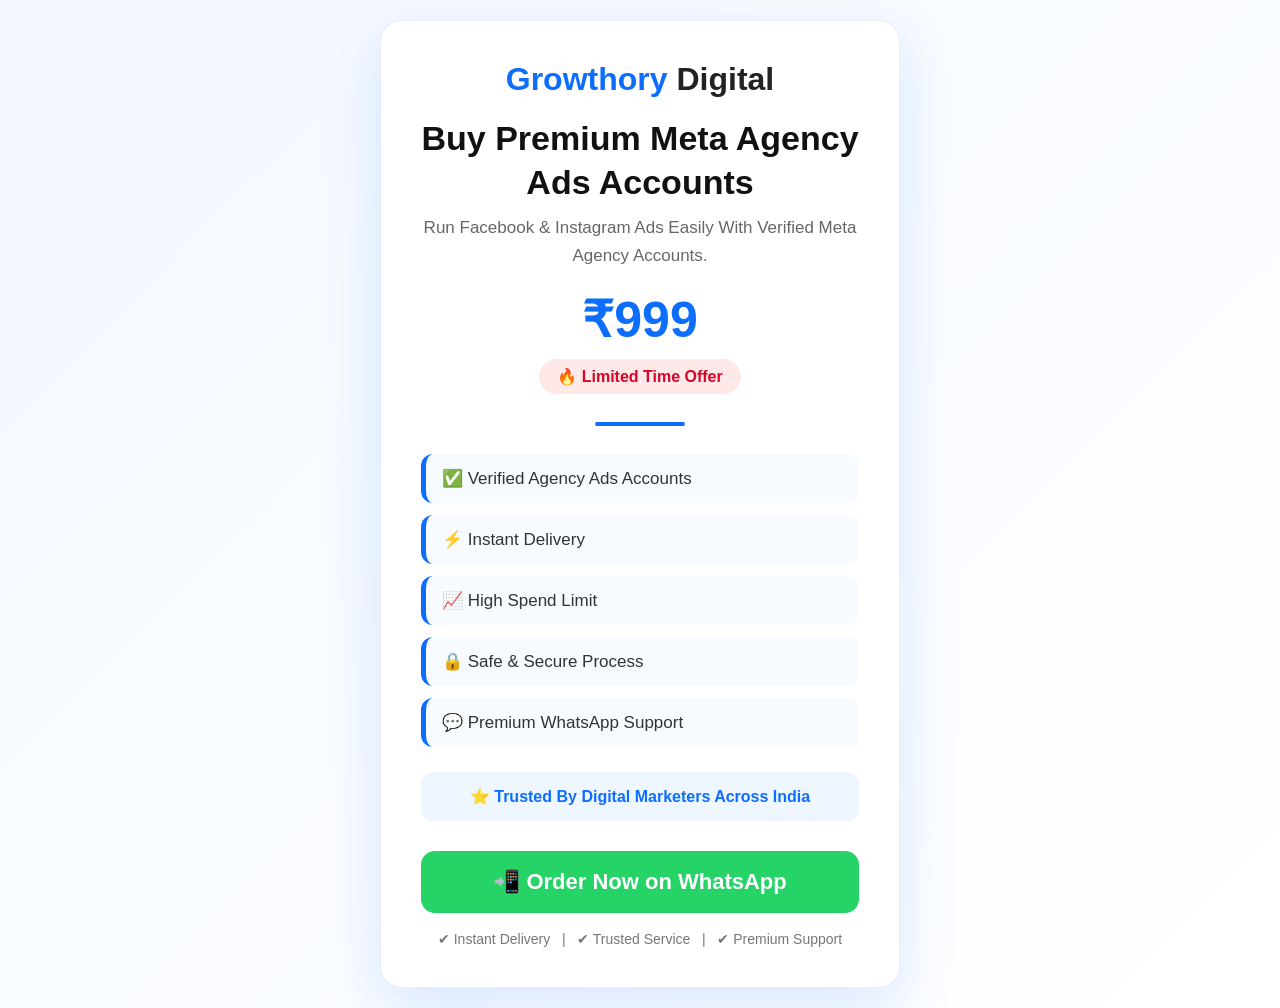
<file: index.html>
<!DOCTYPE html>
<html lang="en">
<head>

<meta charset="UTF-8">
<meta name="viewport" content="width=device-width, initial-scale=1.0">

<title>Growthory Digital | Meta Agency Ads Accounts</title>

<meta name="description" content="Buy Verified Meta Agency Ads Accounts - Only ₹1000">

<!-- Meta Pixel -->
<script>
!function(f,b,e,v,n,t,s){if(f.fbq)return;n=f.fbq=function(){n.callMethod?
n.callMethod.apply(n,arguments):n.queue.push(arguments)};
if(!f._fbq)f._fbq=n;n.push=n;n.loaded=!0;n.version='2.0';
n.queue=[];t=b.createElement(e);t.async=!0;
t.src=v;s=b.getElementsByTagName(e)[0];
s.parentNode.insertBefore(t,s)}
(window,document,'script',
'https://connect.facebook.net/en_US/fbevents.js');

fbq('init','1368590208425319');
fbq('track','PageView');
</script>

<style>

*{
margin:0;
padding:0;
box-sizing:border-box;
font-family:Arial,Helvetica,sans-serif;
}

body{

background:linear-gradient(135deg,#f3f8ff,#ffffff);

display:flex;

justify-content:center;

align-items:center;

min-height:100vh;

padding:20px;

}

.card{

width:100%;

max-width:520px;

background:#fff;

border-radius:22px;

padding:40px;

box-shadow:0 20px 60px rgba(13,110,253,.15);

text-align:center;

border:1px solid #e8eefc;

}

.logo{

font-size:32px;

font-weight:bold;

color:#0d6efd;

}

.logo span{

color:#222;

}

h1{

font-size:34px;

margin-top:18px;

color:#111;

line-height:1.3;

}

.subtitle{

margin-top:10px;

color:#666;

font-size:17px;

line-height:1.6;

}

.price{

font-size:50px;

font-weight:bold;

color:#0d6efd;

margin-top:22px;

}

.offer{

display:inline-block;

margin-top:10px;

padding:8px 18px;

background:#ffe8e8;

color:#d90429;

font-weight:bold;

border-radius:30px;

}

.line{

width:90px;

height:4px;

background:#0d6efd;

margin:28px auto;

border-radius:30px;

}

.features{

margin-top:15px;

text-align:left;

}

.feature{

background:#f7faff;

padding:14px 16px;

border-radius:12px;

margin-bottom:12px;

font-size:17px;

color:#333;

border-left:5px solid #0d6efd;

}

.trust{

margin-top:25px;

padding:15px;

background:#eef6ff;

border-radius:12px;

color:#0d6efd;

font-weight:bold;

}

.btn{

display:block;

width:100%;

margin-top:30px;

padding:18px;

background:#25D366;

color:#fff;

text-decoration:none;

font-size:22px;

font-weight:bold;

border-radius:14px;

transition:.3s;

}

.btn:hover{

background:#1fb85a;

transform:translateY(-2px);

}

.small{

margin-top:18px;

font-size:14px;

color:#777;

}

@media(max-width:600px){

.card{

padding:28px;

}

h1{

font-size:28px;

}

.price{

font-size:42px;

}

.btn{

font-size:20px;

}

}

</style>

</head>

<body>

<div class="card">

<div class="logo">

Growthory <span>Digital</span>

</div>

<h1>

Buy Premium Meta Agency Ads Accounts

</h1>

<p class="subtitle">

Run Facebook & Instagram Ads Easily With Verified Meta Agency Accounts.

</p>

<div class="price">

₹999

</div>

<div class="offer">

🔥 Limited Time Offer

</div>

<div class="line"></div>

<div class="features">

<div class="feature">
✅ Verified Agency Ads Accounts
</div>

<div class="feature">
⚡ Instant Delivery
</div>

<div class="feature">
📈 High Spend Limit
</div>

<div class="feature">
🔒 Safe & Secure Process
</div>

<div class="feature">
💬 Premium WhatsApp Support
</div>

</div>

<div class="trust">

⭐ Trusted By Digital Marketers Across India

</div>
<a href="https://wa.me/919569305038?text=I%20need%20agency%20ads%20account"
   class="btn"
   target="_blank"
   onclick="trackWhatsApp()">

📲 Order Now on WhatsApp

</a>

<p class="small">

✔ Instant Delivery &nbsp; | &nbsp;
✔ Trusted Service &nbsp; | &nbsp;
✔ Premium Support

</p>

</div>

<script>

function trackWhatsApp(){

    if(typeof fbq !== "undefined"){

        fbq('track','Contact');

    }

}

</script>

</body>
</html>
</file>
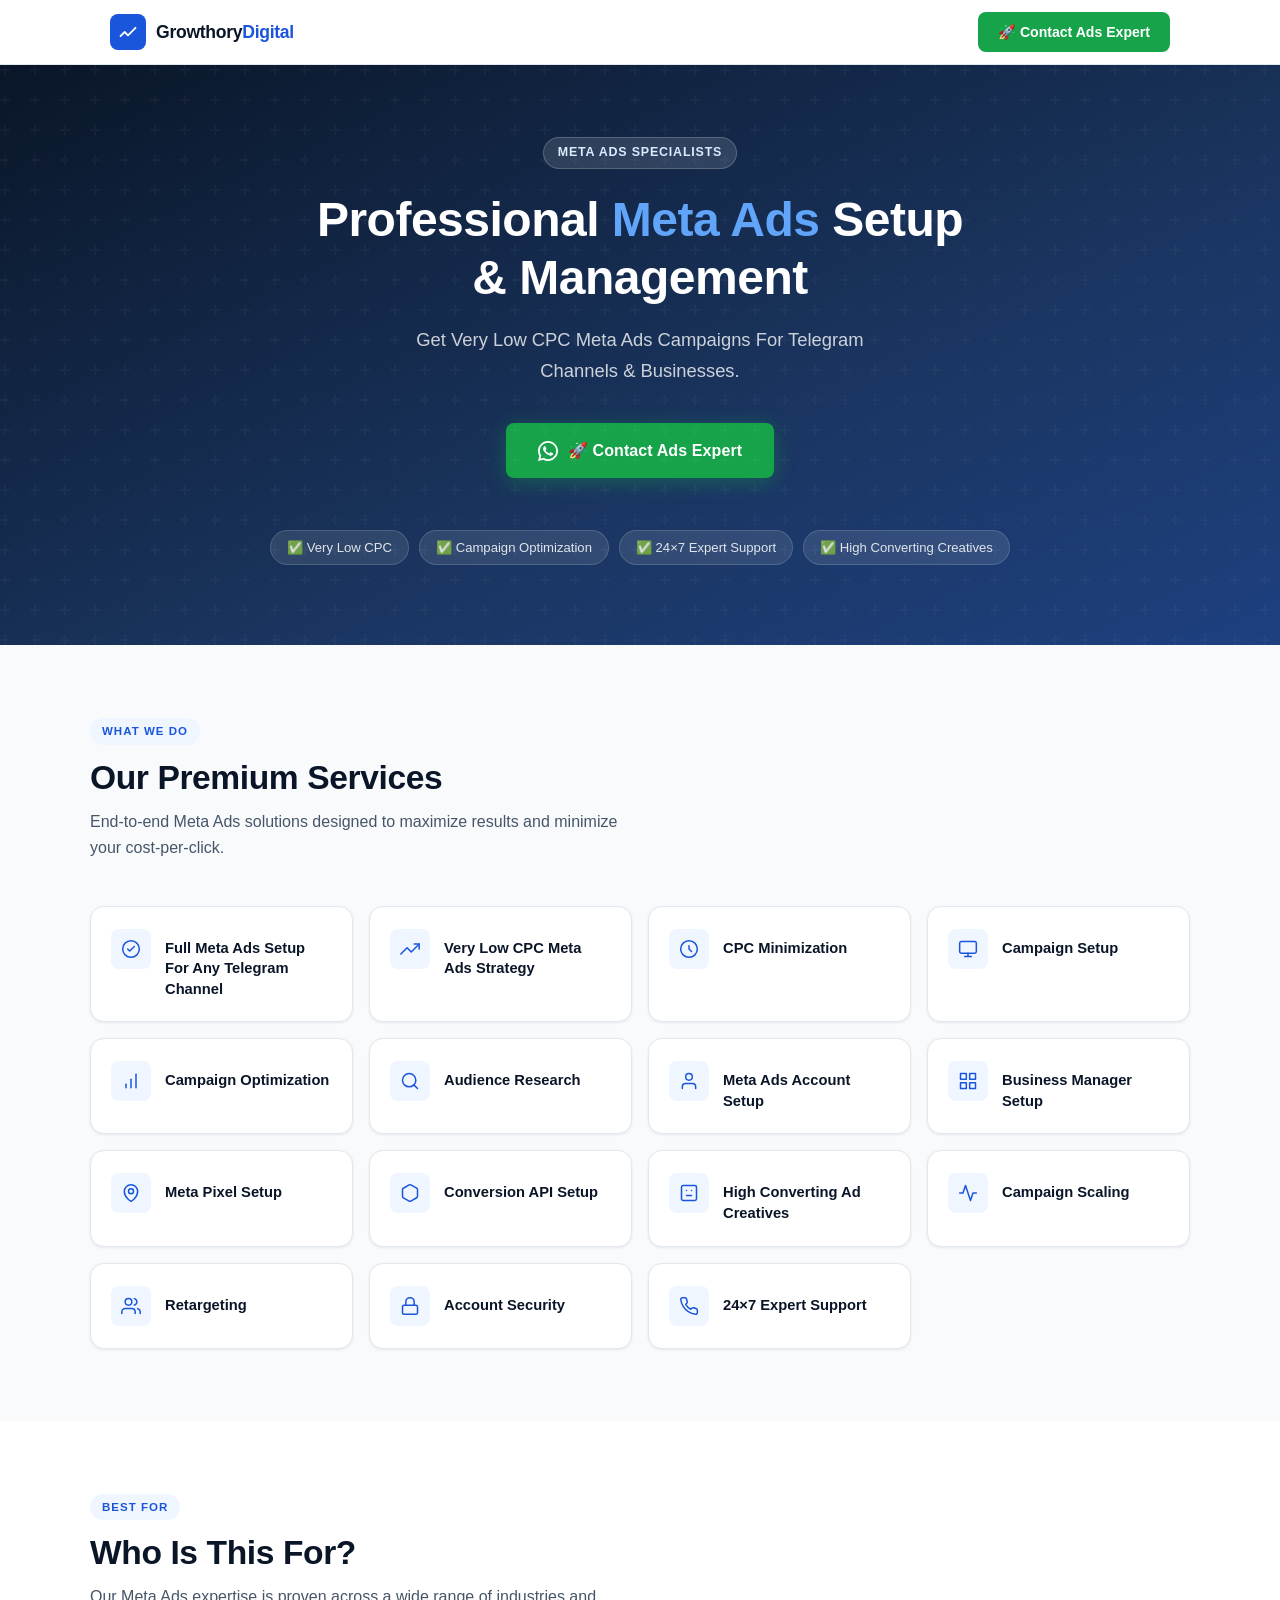
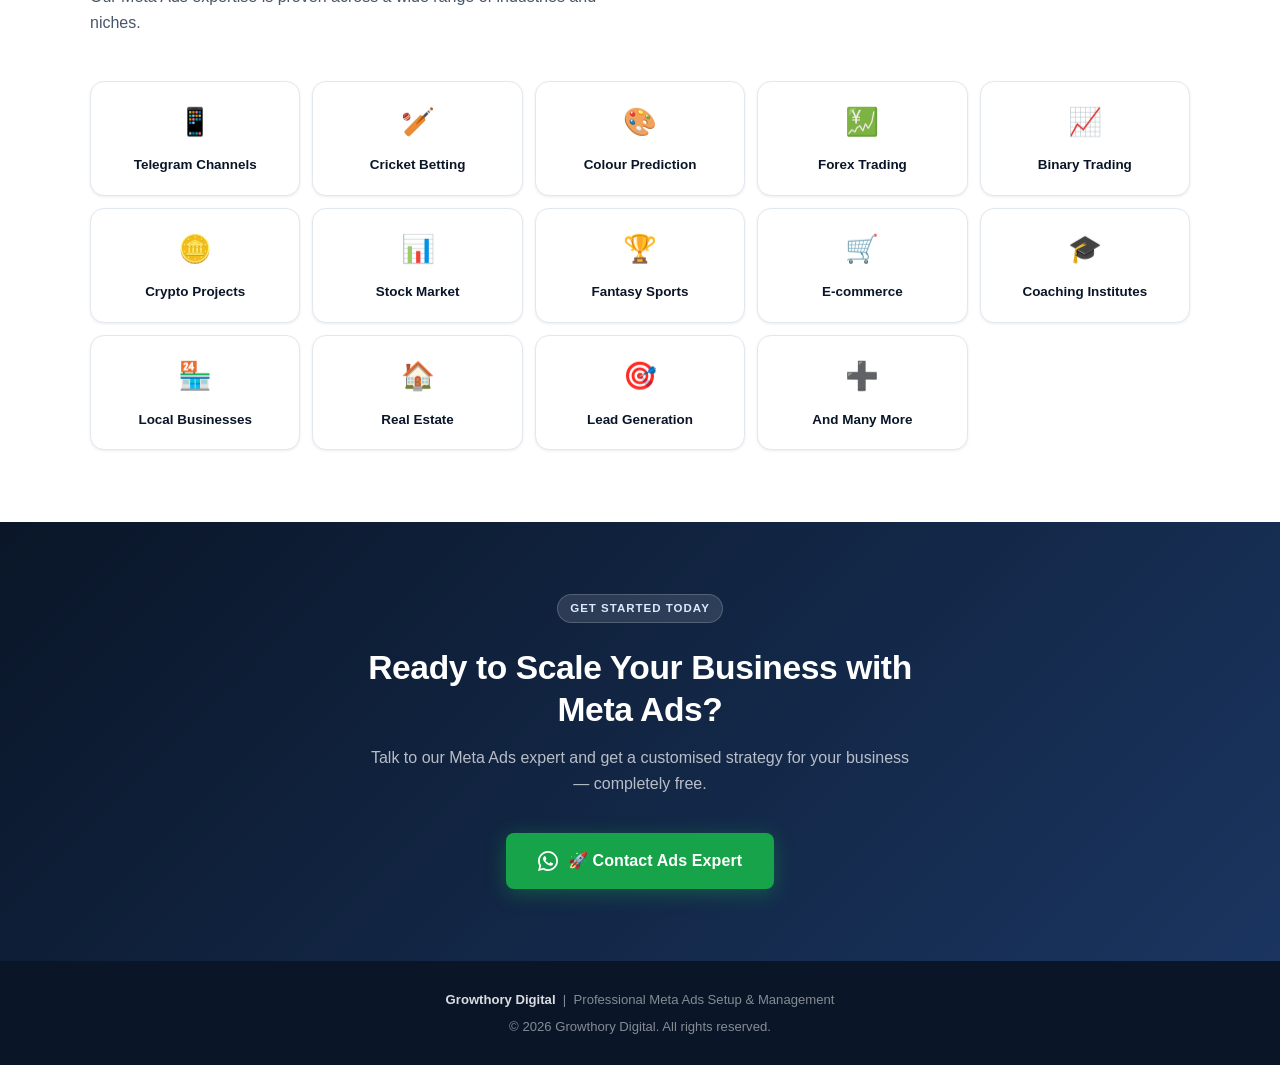
<file: indexs.html>
<!DOCTYPE html>
<html lang="en">
<head>
  <meta charset="UTF-8" />
  <meta name="viewport" content="width=device-width, initial-scale=1.0" />
  <title>Growthory Digital – Professional Meta Ads Setup & Management</title>
  <meta name="description" content="Get very low CPC Meta Ads campaigns for Telegram channels & businesses. Professional Meta Ads setup, management, optimization and scaling by Growthory Digital." />
  <meta name="robots" content="index, follow" />
  <link rel="canonical" href="https://growthorydigital.com/" />

  <!-- Open Graph -->
  <meta property="og:type" content="website" />
  <meta property="og:url" content="https://growthorydigital.com/" />
  <meta property="og:title" content="Growthory Digital – Professional Meta Ads Setup & Management" />
  <meta property="og:description" content="Get very low CPC Meta Ads campaigns for Telegram channels & businesses. Expert Meta Ads setup, management & optimization." />
  <meta property="og:image" content="https://growthorydigital.com/og-image.jpg" />

  <!-- Twitter -->
  <meta name="twitter:card" content="summary_large_image" />
  <meta name="twitter:title" content="Growthory Digital – Professional Meta Ads Setup & Management" />
  <meta name="twitter:description" content="Get very low CPC Meta Ads campaigns for Telegram channels & businesses." />
  <meta name="twitter:image" content="https://growthorydigital.com/og-image.jpg" />

  <!-- Meta Pixel -->
  <script>
    !function(f,b,e,v,n,t,s){if(f.fbq)return;n=f.fbq=function(){n.callMethod?
    n.callMethod.apply(n,arguments):n.queue.push(arguments)};if(!f._fbq)f._fbq=n;
    n.push=n;n.loaded=!0;n.version='2.0';n.queue=[];t=b.createElement(e);t.async=!0;
    t.src=v;s=b.getElementsByTagName(e)[0];s.parentNode.insertBefore(t,s)}
    (window,document,'script','https://connect.facebook.net/en_US/fbevents.js');
    fbq('init','27061096846925237');
    fbq('track','PageView');
  </script>
  <noscript>
    <img height="1" width="1" style="display:none"
      src="https://www.facebook.com/tr?id=27061096846925237&ev=PageView&noscript=1" />
  </noscript>

  <style>
    *, *::before, *::after { box-sizing: border-box; margin: 0; padding: 0; }

    :root {
      --blue-900: #0a1628;
      --blue-800: #0f2040;
      --blue-700: #1a3560;
      --blue-600: #1e4080;
      --blue-500: #1a56db;
      --blue-400: #3b82f6;
      --blue-100: #dbeafe;
      --blue-50:  #eff6ff;
      --white:    #ffffff;
      --gray-50:  #f8fafc;
      --gray-100: #f1f5f9;
      --gray-200: #e2e8f0;
      --gray-400: #94a3b8;
      --gray-600: #475569;
      --gray-800: #1e293b;
      --green:    #16a34a;
      --green-h:  #15803d;
      --radius-sm: 8px;
      --radius:    14px;
      --radius-lg: 22px;
      --shadow-sm: 0 1px 3px rgba(0,0,0,.08);
      --shadow:    0 4px 16px rgba(0,0,0,.10);
      --shadow-lg: 0 8px 32px rgba(0,0,0,.13);
    }

    html { scroll-behavior: smooth; }

    body {
      font-family: -apple-system, BlinkMacSystemFont, 'Segoe UI', Roboto, 'Helvetica Neue', Arial, sans-serif;
      background: var(--white);
      color: var(--gray-800);
      line-height: 1.6;
      font-size: 16px;
      -webkit-font-smoothing: antialiased;
    }

    /* ── HEADER ───────────────────────────────────────────── */
    header {
      background: var(--white);
      border-bottom: 1px solid var(--gray-200);
      position: sticky;
      top: 0;
      z-index: 100;
      box-shadow: var(--shadow-sm);
    }

    .header-inner {
      max-width: 1100px;
      margin: 0 auto;
      padding: 0 20px;
      height: 64px;
      display: flex;
      align-items: center;
      justify-content: space-between;
    }

    .logo {
      display: flex;
      align-items: center;
      gap: 10px;
      text-decoration: none;
    }

    .logo-icon {
      width: 36px;
      height: 36px;
      background: var(--blue-500);
      border-radius: 8px;
      display: flex;
      align-items: center;
      justify-content: center;
    }

    .logo-icon svg { width: 20px; height: 20px; }

    .logo-text {
      font-size: 1.1rem;
      font-weight: 700;
      color: var(--blue-900);
      letter-spacing: -0.3px;
    }

    .logo-text span { color: var(--blue-500); }

    .header-cta {
      display: none;
    }

    @media (min-width: 600px) {
      .header-cta {
        display: inline-flex;
        align-items: center;
        gap: 8px;
        background: var(--green);
        color: var(--white);
        border: none;
        border-radius: var(--radius-sm);
        padding: 9px 20px;
        font-size: 0.88rem;
        font-weight: 600;
        cursor: pointer;
        text-decoration: none;
        transition: background 0.18s;
        white-space: nowrap;
      }
      .header-cta:hover { background: var(--green-h); }
    }

    /* ── HERO ─────────────────────────────────────────────── */
    .hero {
      background: linear-gradient(155deg, var(--blue-900) 0%, var(--blue-700) 60%, var(--blue-600) 100%);
      color: var(--white);
      padding: 72px 20px 80px;
      text-align: center;
      position: relative;
      overflow: hidden;
    }

    .hero::before {
      content: '';
      position: absolute;
      inset: 0;
      background: url("data:image/svg+xml,%3Csvg width='60' height='60' viewBox='0 0 60 60' xmlns='http://www.w3.org/2000/svg'%3E%3Cg fill='none' fill-rule='evenodd'%3E%3Cg fill='%23ffffff' fill-opacity='0.03'%3E%3Cpath d='M36 34v-4h-2v4h-4v2h4v4h2v-4h4v-2h-4zm0-30V0h-2v4h-4v2h4v4h2V6h4V4h-4zM6 34v-4H4v4H0v2h4v4h2v-4h4v-2H6zM6 4V0H4v4H0v2h4v4h2V6h4V4H6z'/%3E%3C/g%3E%3C/g%3E%3C/svg%3E") repeat;
      pointer-events: none;
    }

    .hero-badge {
      display: inline-block;
      background: rgba(255,255,255,.12);
      border: 1px solid rgba(255,255,255,.2);
      color: var(--blue-100);
      font-size: 0.78rem;
      font-weight: 600;
      letter-spacing: 0.8px;
      text-transform: uppercase;
      padding: 5px 14px;
      border-radius: 100px;
      margin-bottom: 22px;
    }

    .hero h1 {
      font-size: clamp(1.9rem, 5vw, 3rem);
      font-weight: 800;
      line-height: 1.2;
      letter-spacing: -0.5px;
      max-width: 680px;
      margin: 0 auto 18px;
    }

    .hero h1 span {
      color: #60a5fa;
    }

    .hero-sub {
      font-size: clamp(1rem, 2.5vw, 1.15rem);
      color: rgba(255,255,255,.78);
      max-width: 520px;
      margin: 0 auto 36px;
      line-height: 1.7;
    }

    .btn-wa {
      display: inline-flex;
      align-items: center;
      gap: 10px;
      background: var(--green);
      color: var(--white);
      text-decoration: none;
      border-radius: var(--radius-sm);
      padding: 15px 32px;
      font-size: 1rem;
      font-weight: 700;
      letter-spacing: 0.1px;
      transition: background 0.18s, transform 0.15s;
      box-shadow: 0 4px 20px rgba(22,163,74,.4);
    }

    .btn-wa:hover {
      background: var(--green-h);
      transform: translateY(-1px);
    }

    .btn-wa svg { width: 20px; height: 20px; flex-shrink: 0; }

    .hero-stats {
      margin-top: 52px;
      display: flex;
      justify-content: center;
      flex-wrap: wrap;
      gap: 10px;
    }

    .stat-pill {
      background: rgba(255,255,255,.1);
      border: 1px solid rgba(255,255,255,.15);
      border-radius: 100px;
      padding: 6px 16px;
      font-size: 0.82rem;
      font-weight: 500;
      color: rgba(255,255,255,.85);
      white-space: nowrap;
    }

    /* ── SECTION WRAPPER ──────────────────────────────────── */
    .section {
      padding: 72px 20px;
    }

    .section-alt { background: var(--gray-50); }

    .container {
      max-width: 1100px;
      margin: 0 auto;
    }

    .section-label {
      display: inline-block;
      background: var(--blue-50);
      color: var(--blue-500);
      font-size: 0.72rem;
      font-weight: 700;
      letter-spacing: 1px;
      text-transform: uppercase;
      padding: 4px 12px;
      border-radius: 100px;
      margin-bottom: 12px;
    }

    .section-title {
      font-size: clamp(1.5rem, 3.5vw, 2.1rem);
      font-weight: 800;
      color: var(--blue-900);
      letter-spacing: -0.4px;
      line-height: 1.25;
      margin-bottom: 10px;
    }

    .section-sub {
      font-size: 1rem;
      color: var(--gray-600);
      max-width: 540px;
      line-height: 1.65;
    }

    .section-head { margin-bottom: 44px; }

    /* ── SERVICES GRID ────────────────────────────────────── */
    .services-grid {
      display: grid;
      grid-template-columns: repeat(auto-fill, minmax(240px, 1fr));
      gap: 16px;
    }

    .service-card {
      background: var(--white);
      border: 1px solid var(--gray-200);
      border-radius: var(--radius);
      padding: 22px 20px;
      display: flex;
      align-items: flex-start;
      gap: 14px;
      box-shadow: var(--shadow-sm);
      transition: box-shadow 0.18s, border-color 0.18s;
    }

    .service-card:hover {
      box-shadow: var(--shadow);
      border-color: var(--blue-400);
    }

    .service-icon {
      width: 40px;
      height: 40px;
      border-radius: var(--radius-sm);
      background: var(--blue-50);
      display: flex;
      align-items: center;
      justify-content: center;
      flex-shrink: 0;
    }

    .service-icon svg {
      width: 20px;
      height: 20px;
      color: var(--blue-500);
    }

    .service-name {
      font-size: 0.92rem;
      font-weight: 600;
      color: var(--blue-900);
      line-height: 1.4;
      padding-top: 9px;
    }

    /* ── BEST FOR GRID ────────────────────────────────────── */
    .bestfor-grid {
      display: grid;
      grid-template-columns: repeat(auto-fill, minmax(160px, 1fr));
      gap: 12px;
    }

    .bestfor-card {
      background: var(--white);
      border: 1px solid var(--gray-200);
      border-radius: var(--radius);
      padding: 18px 14px;
      text-align: center;
      box-shadow: var(--shadow-sm);
      transition: box-shadow 0.18s, border-color 0.18s, transform 0.15s;
    }

    .bestfor-card:hover {
      box-shadow: var(--shadow);
      border-color: var(--blue-400);
      transform: translateY(-2px);
    }

    .bestfor-emoji {
      font-size: 1.7rem;
      margin-bottom: 8px;
      display: block;
    }

    .bestfor-name {
      font-size: 0.84rem;
      font-weight: 600;
      color: var(--blue-900);
      line-height: 1.35;
    }

    /* ── CTA SECTION ──────────────────────────────────────── */
    .cta-section {
      background: linear-gradient(135deg, var(--blue-900) 0%, var(--blue-700) 100%);
      padding: 72px 20px;
      text-align: center;
      color: var(--white);
    }

    .cta-section .section-label {
      background: rgba(255,255,255,.12);
      color: var(--blue-100);
      border: 1px solid rgba(255,255,255,.18);
    }

    .cta-section .section-title { color: var(--white); }

    .cta-section .section-sub {
      color: rgba(255,255,255,.7);
      margin: 0 auto 36px;
    }

    /* ── FOOTER ───────────────────────────────────────────── */
    footer {
      background: var(--blue-900);
      color: rgba(255,255,255,.5);
      text-align: center;
      padding: 28px 20px;
      font-size: 0.82rem;
    }

    footer strong {
      color: rgba(255,255,255,.85);
      font-weight: 600;
    }

    /* ── RESPONSIVE ───────────────────────────────────────── */
    @media (max-width: 480px) {
      .hero { padding: 56px 18px 64px; }
      .section { padding: 56px 18px; }
      .services-grid { grid-template-columns: 1fr; }
      .bestfor-grid { grid-template-columns: repeat(2, 1fr); }
    }

    @media (min-width: 768px) {
      .services-grid { grid-template-columns: repeat(3, 1fr); }
      .bestfor-grid { grid-template-columns: repeat(4, 1fr); }
    }

    @media (min-width: 1024px) {
      .services-grid { grid-template-columns: repeat(4, 1fr); }
      .bestfor-grid { grid-template-columns: repeat(5, 1fr); }
    }

    @media (prefers-reduced-motion: reduce) {
      *, *::before, *::after { transition: none !important; }
      html { scroll-behavior: auto; }
    }
  </style>
</head>
<body>

  <!-- HEADER -->
  <header>
    <div class="header-inner">
      <a class="logo" href="/">
        <div class="logo-icon">
          <svg viewBox="0 0 24 24" fill="none" xmlns="http://www.w3.org/2000/svg">
            <path d="M3 17l5-5 4 4 9-9" stroke="#fff" stroke-width="2.2" stroke-linecap="round" stroke-linejoin="round"/>
          </svg>
        </div>
        <span class="logo-text">Growthory<span>Digital</span></span>
      </a>
      <a class="header-cta wa-btn" href="#" onclick="openWhatsApp(event)">
        🚀 Contact Ads Expert
      </a>
    </div>
  </header>

  <!-- HERO -->
  <section class="hero">
    <div class="container">
      <div class="hero-badge">Meta Ads Specialists</div>
      <h1>Professional <span>Meta Ads</span> Setup &amp; Management</h1>
      <p class="hero-sub">Get Very Low CPC Meta Ads Campaigns For Telegram Channels &amp; Businesses.</p>
      <a href="#" class="btn-wa wa-btn" onclick="openWhatsApp(event)">
        <svg viewBox="0 0 24 24" fill="currentColor" xmlns="http://www.w3.org/2000/svg">
          <path d="M17.472 14.382c-.297-.149-1.758-.867-2.03-.967-.273-.099-.471-.148-.67.15-.197.297-.767.966-.94 1.164-.173.199-.347.223-.644.075-.297-.15-1.255-.463-2.39-1.475-.883-.788-1.48-1.761-1.653-2.059-.173-.297-.018-.458.13-.606.134-.133.298-.347.446-.52.149-.174.198-.298.298-.497.099-.198.05-.371-.025-.52-.075-.149-.669-1.612-.916-2.207-.242-.579-.487-.5-.669-.51-.173-.008-.371-.01-.57-.01-.198 0-.52.074-.792.372-.272.297-1.04 1.016-1.04 2.479 0 1.462 1.065 2.875 1.213 3.074.149.198 2.096 3.2 5.077 4.487.709.306 1.262.489 1.694.625.712.227 1.36.195 1.871.118.571-.085 1.758-.719 2.006-1.413.248-.694.248-1.289.173-1.413-.074-.124-.272-.198-.57-.347z"/>
          <path d="M12 0C5.373 0 0 5.373 0 12c0 2.126.554 4.122 1.526 5.855L0 24l6.335-1.507A11.95 11.95 0 0012 24c6.627 0 12-5.373 12-12S18.627 0 12 0zm0 21.818a9.8 9.8 0 01-5.007-1.373l-.36-.213-3.727.977.994-3.634-.235-.373A9.793 9.793 0 012.182 12C2.182 6.575 6.575 2.182 12 2.182c5.426 0 9.818 4.393 9.818 9.818 0 5.426-4.392 9.818-9.818 9.818z"/>
        </svg>
        🚀 Contact Ads Expert
      </a>
      <div class="hero-stats">
        <span class="stat-pill">✅ Very Low CPC</span>
        <span class="stat-pill">✅ Campaign Optimization</span>
        <span class="stat-pill">✅ 24×7 Expert Support</span>
        <span class="stat-pill">✅ High Converting Creatives</span>
      </div>
    </div>
  </section>

  <!-- SERVICES -->
  <section class="section section-alt">
    <div class="container">
      <div class="section-head">
        <span class="section-label">What We Do</span>
        <h2 class="section-title">Our Premium Services</h2>
        <p class="section-sub">End-to-end Meta Ads solutions designed to maximize results and minimize your cost-per-click.</p>
      </div>
      <div class="services-grid">

        <div class="service-card">
          <div class="service-icon">
            <svg viewBox="0 0 24 24" fill="none" stroke="currentColor" stroke-width="1.8" stroke-linecap="round" stroke-linejoin="round"><circle cx="12" cy="12" r="10"/><path d="M8 12l2.5 2.5L16 9"/></svg>
          </div>
          <span class="service-name">Full Meta Ads Setup For Any Telegram Channel</span>
        </div>

        <div class="service-card">
          <div class="service-icon">
            <svg viewBox="0 0 24 24" fill="none" stroke="currentColor" stroke-width="1.8" stroke-linecap="round" stroke-linejoin="round"><polyline points="23 6 13.5 15.5 8.5 10.5 1 18"/><polyline points="17 6 23 6 23 12"/></svg>
          </div>
          <span class="service-name">Very Low CPC Meta Ads Strategy</span>
        </div>

        <div class="service-card">
          <div class="service-icon">
            <svg viewBox="0 0 24 24" fill="none" stroke="currentColor" stroke-width="1.8" stroke-linecap="round" stroke-linejoin="round"><circle cx="12" cy="12" r="10"/><path d="M12 8v4l3 3"/></svg>
          </div>
          <span class="service-name">CPC Minimization</span>
        </div>

        <div class="service-card">
          <div class="service-icon">
            <svg viewBox="0 0 24 24" fill="none" stroke="currentColor" stroke-width="1.8" stroke-linecap="round" stroke-linejoin="round"><rect x="2" y="3" width="20" height="14" rx="2"/><path d="M8 21h8M12 17v4"/></svg>
          </div>
          <span class="service-name">Campaign Setup</span>
        </div>

        <div class="service-card">
          <div class="service-icon">
            <svg viewBox="0 0 24 24" fill="none" stroke="currentColor" stroke-width="1.8" stroke-linecap="round" stroke-linejoin="round"><path d="M12 20V10"/><path d="M18 20V4"/><path d="M6 20v-4"/></svg>
          </div>
          <span class="service-name">Campaign Optimization</span>
        </div>

        <div class="service-card">
          <div class="service-icon">
            <svg viewBox="0 0 24 24" fill="none" stroke="currentColor" stroke-width="1.8" stroke-linecap="round" stroke-linejoin="round"><circle cx="11" cy="11" r="8"/><path d="M21 21l-4.35-4.35"/></svg>
          </div>
          <span class="service-name">Audience Research</span>
        </div>

        <div class="service-card">
          <div class="service-icon">
            <svg viewBox="0 0 24 24" fill="none" stroke="currentColor" stroke-width="1.8" stroke-linecap="round" stroke-linejoin="round"><path d="M20 21v-2a4 4 0 00-4-4H8a4 4 0 00-4 4v2"/><circle cx="12" cy="7" r="4"/></svg>
          </div>
          <span class="service-name">Meta Ads Account Setup</span>
        </div>

        <div class="service-card">
          <div class="service-icon">
            <svg viewBox="0 0 24 24" fill="none" stroke="currentColor" stroke-width="1.8" stroke-linecap="round" stroke-linejoin="round"><rect x="3" y="3" width="7" height="7"/><rect x="14" y="3" width="7" height="7"/><rect x="3" y="14" width="7" height="7"/><rect x="14" y="14" width="7" height="7"/></svg>
          </div>
          <span class="service-name">Business Manager Setup</span>
        </div>

        <div class="service-card">
          <div class="service-icon">
            <svg viewBox="0 0 24 24" fill="none" stroke="currentColor" stroke-width="1.8" stroke-linecap="round" stroke-linejoin="round"><path d="M12 22s-8-4.5-8-11.8A8 8 0 0112 2a8 8 0 018 8.2c0 7.3-8 11.8-8 11.8z"/><circle cx="12" cy="10" r="3"/></svg>
          </div>
          <span class="service-name">Meta Pixel Setup</span>
        </div>

        <div class="service-card">
          <div class="service-icon">
            <svg viewBox="0 0 24 24" fill="none" stroke="currentColor" stroke-width="1.8" stroke-linecap="round" stroke-linejoin="round"><path d="M21 16V8a2 2 0 00-1-1.73L13 2.27a2 2 0 00-2 0L4 6.27A2 2 0 003 8v8a2 2 0 001 1.73L11 21.73a2 2 0 002 0l7-4A2 2 0 0021 16z"/></svg>
          </div>
          <span class="service-name">Conversion API Setup</span>
        </div>

        <div class="service-card">
          <div class="service-icon">
            <svg viewBox="0 0 24 24" fill="none" stroke="currentColor" stroke-width="1.8" stroke-linecap="round" stroke-linejoin="round"><rect x="3" y="3" width="18" height="18" rx="2"/><path d="M9 9h.01M15 9h.01M9 15h6"/></svg>
          </div>
          <span class="service-name">High Converting Ad Creatives</span>
        </div>

        <div class="service-card">
          <div class="service-icon">
            <svg viewBox="0 0 24 24" fill="none" stroke="currentColor" stroke-width="1.8" stroke-linecap="round" stroke-linejoin="round"><polyline points="22 12 18 12 15 21 9 3 6 12 2 12"/></svg>
          </div>
          <span class="service-name">Campaign Scaling</span>
        </div>

        <div class="service-card">
          <div class="service-icon">
            <svg viewBox="0 0 24 24" fill="none" stroke="currentColor" stroke-width="1.8" stroke-linecap="round" stroke-linejoin="round"><path d="M17 21v-2a4 4 0 00-4-4H5a4 4 0 00-4 4v2"/><circle cx="9" cy="7" r="4"/><path d="M23 21v-2a4 4 0 00-3-3.87"/><path d="M16 3.13a4 4 0 010 7.75"/></svg>
          </div>
          <span class="service-name">Retargeting</span>
        </div>

        <div class="service-card">
          <div class="service-icon">
            <svg viewBox="0 0 24 24" fill="none" stroke="currentColor" stroke-width="1.8" stroke-linecap="round" stroke-linejoin="round"><rect x="3" y="11" width="18" height="11" rx="2" ry="2"/><path d="M7 11V7a5 5 0 0110 0v4"/></svg>
          </div>
          <span class="service-name">Account Security</span>
        </div>

        <div class="service-card">
          <div class="service-icon">
            <svg viewBox="0 0 24 24" fill="none" stroke="currentColor" stroke-width="1.8" stroke-linecap="round" stroke-linejoin="round"><path d="M22 16.92v3a2 2 0 01-2.18 2 19.79 19.79 0 01-8.63-3.07 19.5 19.5 0 01-6-6 19.79 19.79 0 01-3.07-8.67A2 2 0 014.11 2h3a2 2 0 012 1.72c.127.96.361 1.903.7 2.81a2 2 0 01-.45 2.11L8.09 9.91a16 16 0 006 6l1.27-1.27a2 2 0 012.11-.45c.907.339 1.85.573 2.81.7A2 2 0 0122 16.92z"/></svg>
          </div>
          <span class="service-name">24×7 Expert Support</span>
        </div>

      </div>
    </div>
  </section>

  <!-- BEST FOR -->
  <section class="section">
    <div class="container">
      <div class="section-head">
        <span class="section-label">Best For</span>
        <h2 class="section-title">Who Is This For?</h2>
        <p class="section-sub">Our Meta Ads expertise is proven across a wide range of industries and niches.</p>
      </div>
      <div class="bestfor-grid">
        <div class="bestfor-card"><span class="bestfor-emoji">📱</span><span class="bestfor-name">Telegram Channels</span></div>
        <div class="bestfor-card"><span class="bestfor-emoji">🏏</span><span class="bestfor-name">Cricket Betting</span></div>
        <div class="bestfor-card"><span class="bestfor-emoji">🎨</span><span class="bestfor-name">Colour Prediction</span></div>
        <div class="bestfor-card"><span class="bestfor-emoji">💹</span><span class="bestfor-name">Forex Trading</span></div>
        <div class="bestfor-card"><span class="bestfor-emoji">📈</span><span class="bestfor-name">Binary Trading</span></div>
        <div class="bestfor-card"><span class="bestfor-emoji">🪙</span><span class="bestfor-name">Crypto Projects</span></div>
        <div class="bestfor-card"><span class="bestfor-emoji">📊</span><span class="bestfor-name">Stock Market</span></div>
        <div class="bestfor-card"><span class="bestfor-emoji">🏆</span><span class="bestfor-name">Fantasy Sports</span></div>
        <div class="bestfor-card"><span class="bestfor-emoji">🛒</span><span class="bestfor-name">E-commerce</span></div>
        <div class="bestfor-card"><span class="bestfor-emoji">🎓</span><span class="bestfor-name">Coaching Institutes</span></div>
        <div class="bestfor-card"><span class="bestfor-emoji">🏪</span><span class="bestfor-name">Local Businesses</span></div>
        <div class="bestfor-card"><span class="bestfor-emoji">🏠</span><span class="bestfor-name">Real Estate</span></div>
        <div class="bestfor-card"><span class="bestfor-emoji">🎯</span><span class="bestfor-name">Lead Generation</span></div>
        <div class="bestfor-card"><span class="bestfor-emoji">➕</span><span class="bestfor-name">And Many More</span></div>
      </div>
    </div>
  </section>

  <!-- CTA -->
  <section class="cta-section">
    <div class="container">
      <span class="section-label">Get Started Today</span>
      <h2 class="section-title" style="margin:12px auto 14px; max-width:560px;">Ready to Scale Your Business with Meta Ads?</h2>
      <p class="section-sub">Talk to our Meta Ads expert and get a customised strategy for your business — completely free.</p>
      <a href="#" class="btn-wa wa-btn" onclick="openWhatsApp(event)">
        <svg viewBox="0 0 24 24" fill="currentColor" xmlns="http://www.w3.org/2000/svg">
          <path d="M17.472 14.382c-.297-.149-1.758-.867-2.03-.967-.273-.099-.471-.148-.67.15-.197.297-.767.966-.94 1.164-.173.199-.347.223-.644.075-.297-.15-1.255-.463-2.39-1.475-.883-.788-1.48-1.761-1.653-2.059-.173-.297-.018-.458.13-.606.134-.133.298-.347.446-.52.149-.174.198-.298.298-.497.099-.198.05-.371-.025-.52-.075-.149-.669-1.612-.916-2.207-.242-.579-.487-.5-.669-.51-.173-.008-.371-.01-.57-.01-.198 0-.52.074-.792.372-.272.297-1.04 1.016-1.04 2.479 0 1.462 1.065 2.875 1.213 3.074.149.198 2.096 3.2 5.077 4.487.709.306 1.262.489 1.694.625.712.227 1.36.195 1.871.118.571-.085 1.758-.719 2.006-1.413.248-.694.248-1.289.173-1.413-.074-.124-.272-.198-.57-.347z"/>
          <path d="M12 0C5.373 0 0 5.373 0 12c0 2.126.554 4.122 1.526 5.855L0 24l6.335-1.507A11.95 11.95 0 0012 24c6.627 0 12-5.373 12-12S18.627 0 12 0zm0 21.818a9.8 9.8 0 01-5.007-1.373l-.36-.213-3.727.977.994-3.634-.235-.373A9.793 9.793 0 012.182 12C2.182 6.575 6.575 2.182 12 2.182c5.426 0 9.818 4.393 9.818 9.818 0 5.426-4.392 9.818-9.818 9.818z"/>
        </svg>
        🚀 Contact Ads Expert
      </a>
    </div>
  </section>

  <!-- FOOTER -->
  <footer>
    <p><strong>Growthory Digital</strong> &nbsp;|&nbsp; Professional Meta Ads Setup &amp; Management</p>
    <p style="margin-top:6px;">&copy; <span id="yr"></span> Growthory Digital. All rights reserved.</p>
  </footer>

  <script>
    document.getElementById('yr').textContent = new Date().getFullYear();

    function openWhatsApp(e) {
      e.preventDefault();
      if (typeof fbq === 'function') {
        fbq('track', 'Contact');
      }
      var msg = encodeURIComponent(
        'Hi Growthory Digital,\n\nI need Meta Ads Setup & Management Service.\n\nPlease share complete details.'
      );
      var url = 'https://wa.me/918957508804?text=' + msg;
      window.open(url, '_blank', 'noopener,noreferrer');
    }
  </script>

</body>
</html>
</file>
